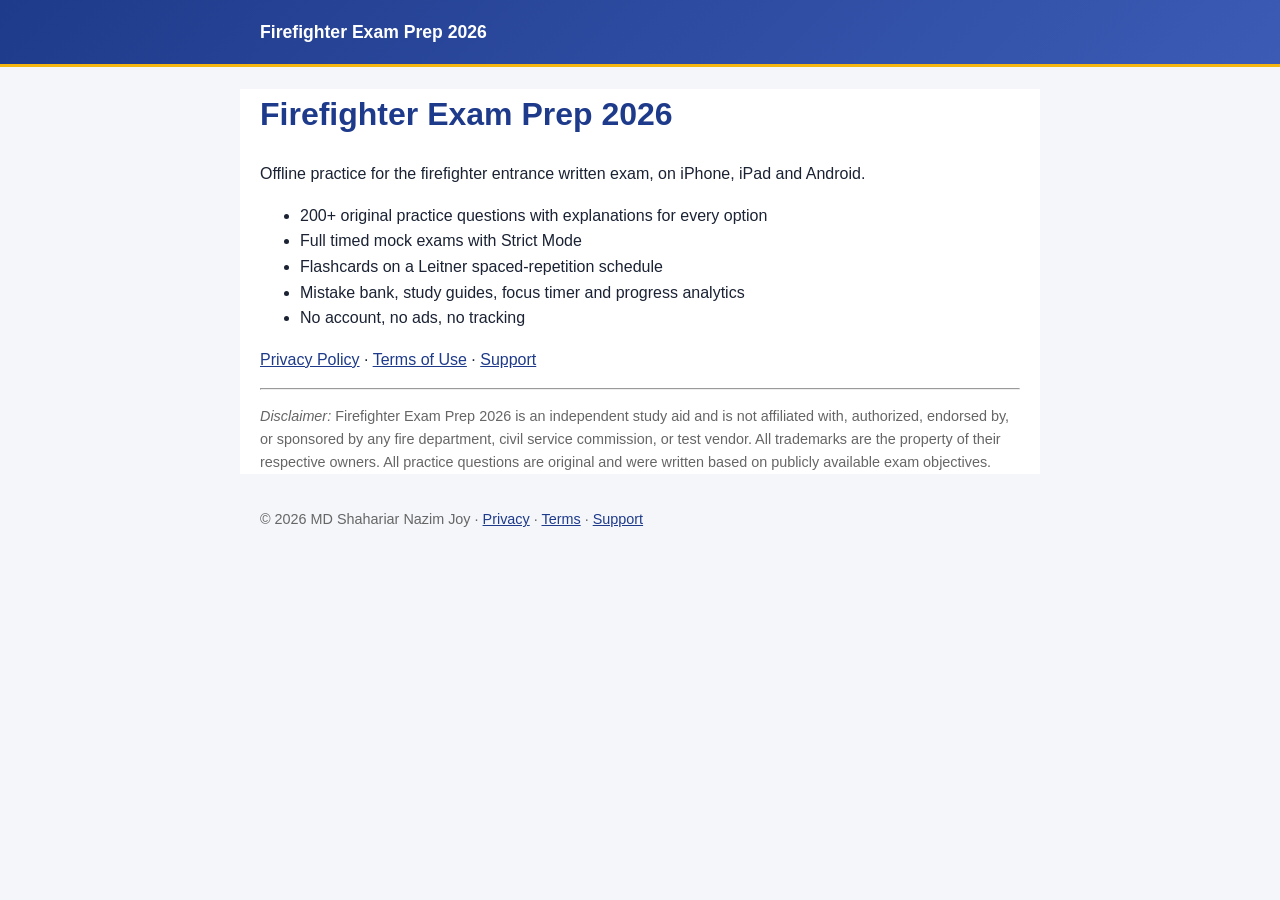
<file: index.html>
<!doctype html>
<html lang="en">
<head>
<meta charset="utf-8">
<meta name="viewport" content="width=device-width,initial-scale=1">
<title>Firefighter Exam Prep 2026 — Firefighter Exam Prep 2026</title>
<meta name="description" content="Firefighter Exam Prep 2026: firefighter written exam prep for iPhone, iPad and Android.">
<link rel="stylesheet" href="style.css">
</head>
<body>
<header><div class="wrap"><a class="brand" href="index.html">Firefighter Exam Prep 2026</a></div></header>
<main class="wrap">
<h1>Firefighter Exam Prep 2026</h1>
<p>Offline practice for the firefighter entrance written exam, on iPhone, iPad and Android.</p>
<ul>
<li>200+ original practice questions with explanations for every option</li>
<li>Full timed mock exams with Strict Mode</li>
<li>Flashcards on a Leitner spaced-repetition schedule</li>
<li>Mistake bank, study guides, focus timer and progress analytics</li>
<li>No account, no ads, no tracking</li>
</ul>
<p><a href="privacy.html">Privacy Policy</a> · <a href="terms.html">Terms of Use</a> · <a href="support.html">Support</a></p>
<hr>
<p class="muted"><em>Disclaimer:</em> Firefighter Exam Prep 2026 is an independent study aid and is not affiliated with, authorized, endorsed by, or sponsored by any fire department, civil service commission, or test vendor. All trademarks are the property of their respective owners. All practice questions are original and were written based on publicly available exam objectives.</p>
</main>
<footer><div class="wrap">© 2026 MD Shahariar Nazim Joy · <a href="privacy.html">Privacy</a> · <a href="terms.html">Terms</a> · <a href="support.html">Support</a></div></footer>
</body>
</html>
</file>
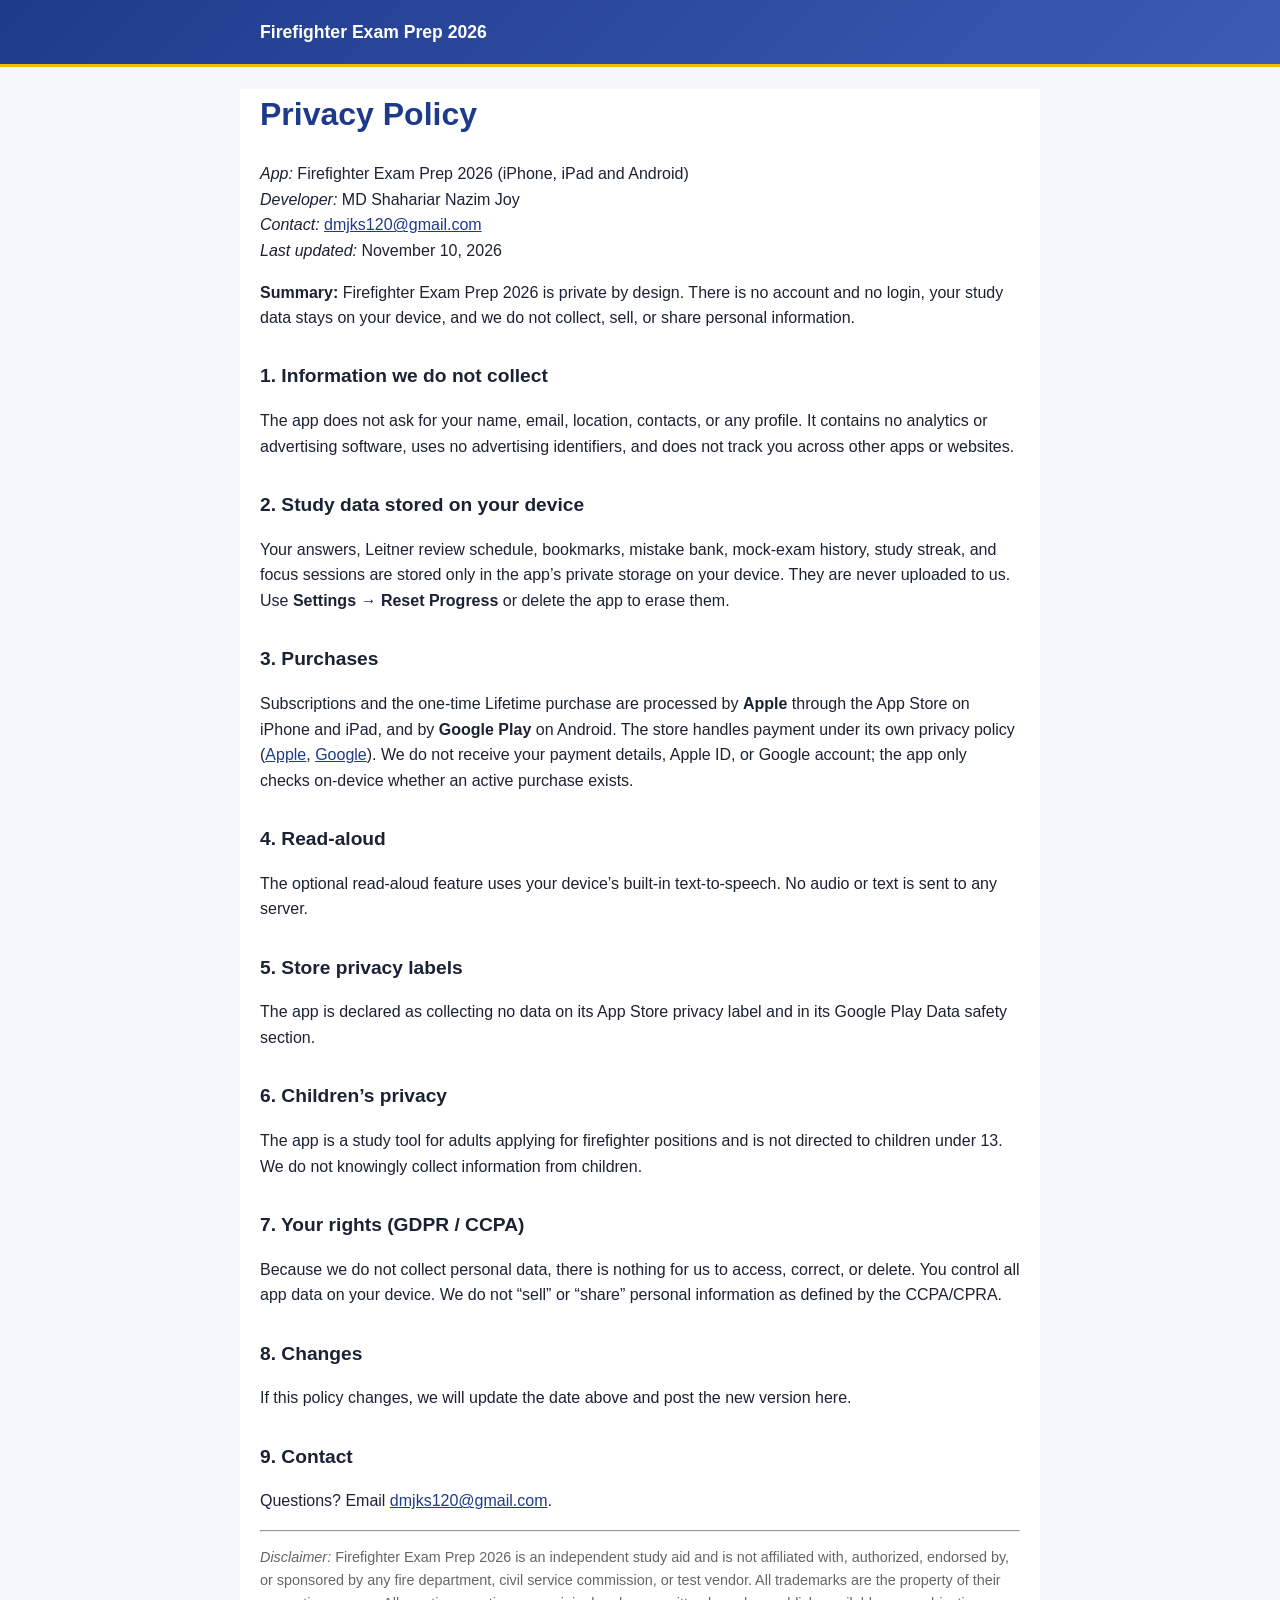
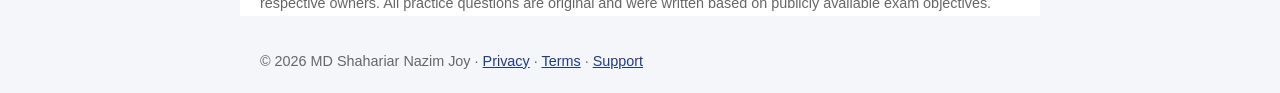
<file: privacy.html>
<!doctype html>
<html lang="en">
<head>
<meta charset="utf-8">
<meta name="viewport" content="width=device-width,initial-scale=1">
<title>Privacy Policy — Firefighter Exam Prep 2026</title>
<meta name="description" content="Privacy Policy for Firefighter Exam Prep 2026. No personal data is collected.">
<link rel="stylesheet" href="style.css">
</head>
<body>
<header><div class="wrap"><a class="brand" href="index.html">Firefighter Exam Prep 2026</a></div></header>
<main class="wrap">
<h1>Privacy Policy</h1>
<p><em>App:</em> Firefighter Exam Prep 2026 (iPhone, iPad and Android)<br><em>Developer:</em> MD Shahariar Nazim Joy<br><em>Contact:</em> <a href="mailto:dmjks120@gmail.com">dmjks120@gmail.com</a><br><em>Last updated:</em> November 10, 2026</p>
<p><strong>Summary:</strong> Firefighter Exam Prep 2026 is private by design. There is no account and no login, your study data stays on your device, and we do not collect, sell, or share personal information.</p>
<h2>1. Information we do not collect</h2>
<p>The app does not ask for your name, email, location, contacts, or any profile. It contains no analytics or advertising software, uses no advertising identifiers, and does not track you across other apps or websites.</p>
<h2>2. Study data stored on your device</h2>
<p>Your answers, Leitner review schedule, bookmarks, mistake bank, mock-exam history, study streak, and focus sessions are stored only in the app&rsquo;s private storage on your device. They are never uploaded to us. Use <strong>Settings &rarr; Reset Progress</strong> or delete the app to erase them.</p>
<h2>3. Purchases</h2>
<p>Subscriptions and the one-time Lifetime purchase are processed by <strong>Apple</strong> through the App Store on iPhone and iPad, and by <strong>Google Play</strong> on Android. The store handles payment under its own privacy policy (<a href="https://www.apple.com/legal/privacy/">Apple</a>, <a href="https://policies.google.com/privacy">Google</a>). We do not receive your payment details, Apple ID, or Google account; the app only checks on-device whether an active purchase exists.</p>
<h2>4. Read-aloud</h2>
<p>The optional read-aloud feature uses your device&rsquo;s built-in text-to-speech. No audio or text is sent to any server.</p>
<h2>5. Store privacy labels</h2>
<p>The app is declared as collecting no data on its App Store privacy label and in its Google Play Data safety section.</p>
<h2>6. Children&rsquo;s privacy</h2>
<p>The app is a study tool for adults applying for firefighter positions and is not directed to children under 13. We do not knowingly collect information from children.</p>
<h2>7. Your rights (GDPR / CCPA)</h2>
<p>Because we do not collect personal data, there is nothing for us to access, correct, or delete. You control all app data on your device. We do not &ldquo;sell&rdquo; or &ldquo;share&rdquo; personal information as defined by the CCPA/CPRA.</p>
<h2>8. Changes</h2>
<p>If this policy changes, we will update the date above and post the new version here.</p>
<h2>9. Contact</h2>
<p>Questions? Email <a href="mailto:dmjks120@gmail.com">dmjks120@gmail.com</a>.</p>
<hr>
<p class="muted"><em>Disclaimer:</em> Firefighter Exam Prep 2026 is an independent study aid and is not affiliated with, authorized, endorsed by, or sponsored by any fire department, civil service commission, or test vendor. All trademarks are the property of their respective owners. All practice questions are original and were written based on publicly available exam objectives.</p>
</main>
<footer><div class="wrap">© 2026 MD Shahariar Nazim Joy · <a href="privacy.html">Privacy</a> · <a href="terms.html">Terms</a> · <a href="support.html">Support</a></div></footer>
</body>
</html>
</file>
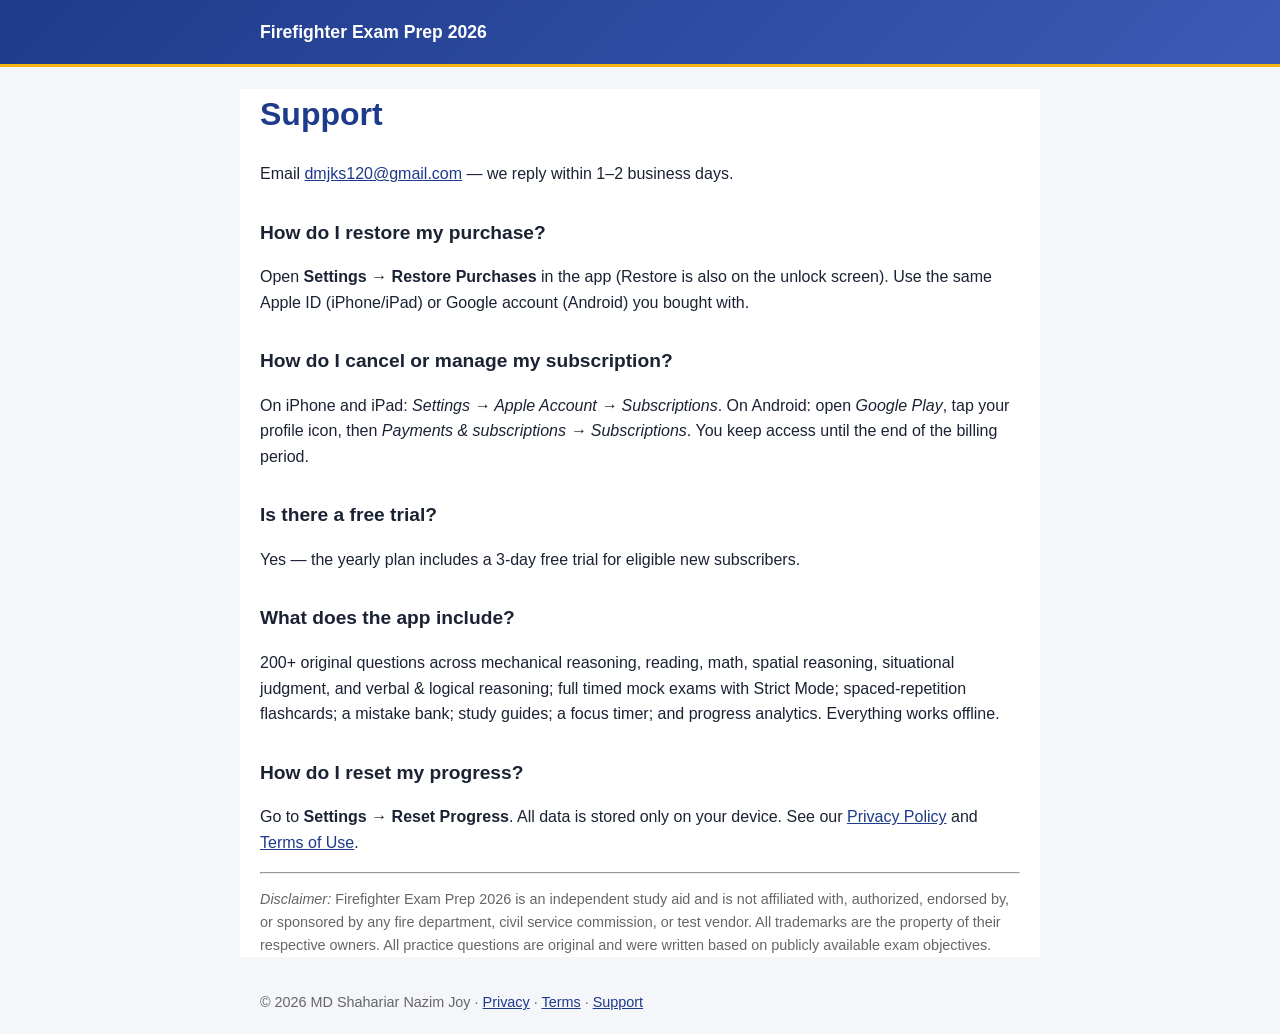
<file: support.html>
<!doctype html>
<html lang="en">
<head>
<meta charset="utf-8">
<meta name="viewport" content="width=device-width,initial-scale=1">
<title>Support — Firefighter Exam Prep 2026</title>
<meta name="description" content="Support and FAQ for Firefighter Exam Prep 2026.">
<link rel="stylesheet" href="style.css">
</head>
<body>
<header><div class="wrap"><a class="brand" href="index.html">Firefighter Exam Prep 2026</a></div></header>
<main class="wrap">
<h1>Support</h1>
<p>Email <a href="mailto:dmjks120@gmail.com">dmjks120@gmail.com</a> — we reply within 1–2 business days.</p>
<h2>How do I restore my purchase?</h2>
<p>Open <strong>Settings &rarr; Restore Purchases</strong> in the app (Restore is also on the unlock screen). Use the same Apple ID (iPhone/iPad) or Google account (Android) you bought with.</p>
<h2>How do I cancel or manage my subscription?</h2>
<p>On iPhone and iPad: <em>Settings &rarr; Apple Account &rarr; Subscriptions</em>. On Android: open <em>Google Play</em>, tap your profile icon, then <em>Payments &amp; subscriptions &rarr; Subscriptions</em>. You keep access until the end of the billing period.</p>
<h2>Is there a free trial?</h2>
<p>Yes — the yearly plan includes a 3-day free trial for eligible new subscribers.</p>
<h2>What does the app include?</h2>
<p>200+ original questions across mechanical reasoning, reading, math, spatial reasoning, situational judgment, and verbal &amp; logical reasoning; full timed mock exams with Strict Mode; spaced-repetition flashcards; a mistake bank; study guides; a focus timer; and progress analytics. Everything works offline.</p>
<h2>How do I reset my progress?</h2>
<p>Go to <strong>Settings &rarr; Reset Progress</strong>. All data is stored only on your device. See our <a href="privacy.html">Privacy Policy</a> and <a href="terms.html">Terms of Use</a>.</p>
<hr>
<p class="muted"><em>Disclaimer:</em> Firefighter Exam Prep 2026 is an independent study aid and is not affiliated with, authorized, endorsed by, or sponsored by any fire department, civil service commission, or test vendor. All trademarks are the property of their respective owners. All practice questions are original and were written based on publicly available exam objectives.</p>
</main>
<footer><div class="wrap">© 2026 MD Shahariar Nazim Joy · <a href="privacy.html">Privacy</a> · <a href="terms.html">Terms</a> · <a href="support.html">Support</a></div></footer>
</body>
</html>
</file>
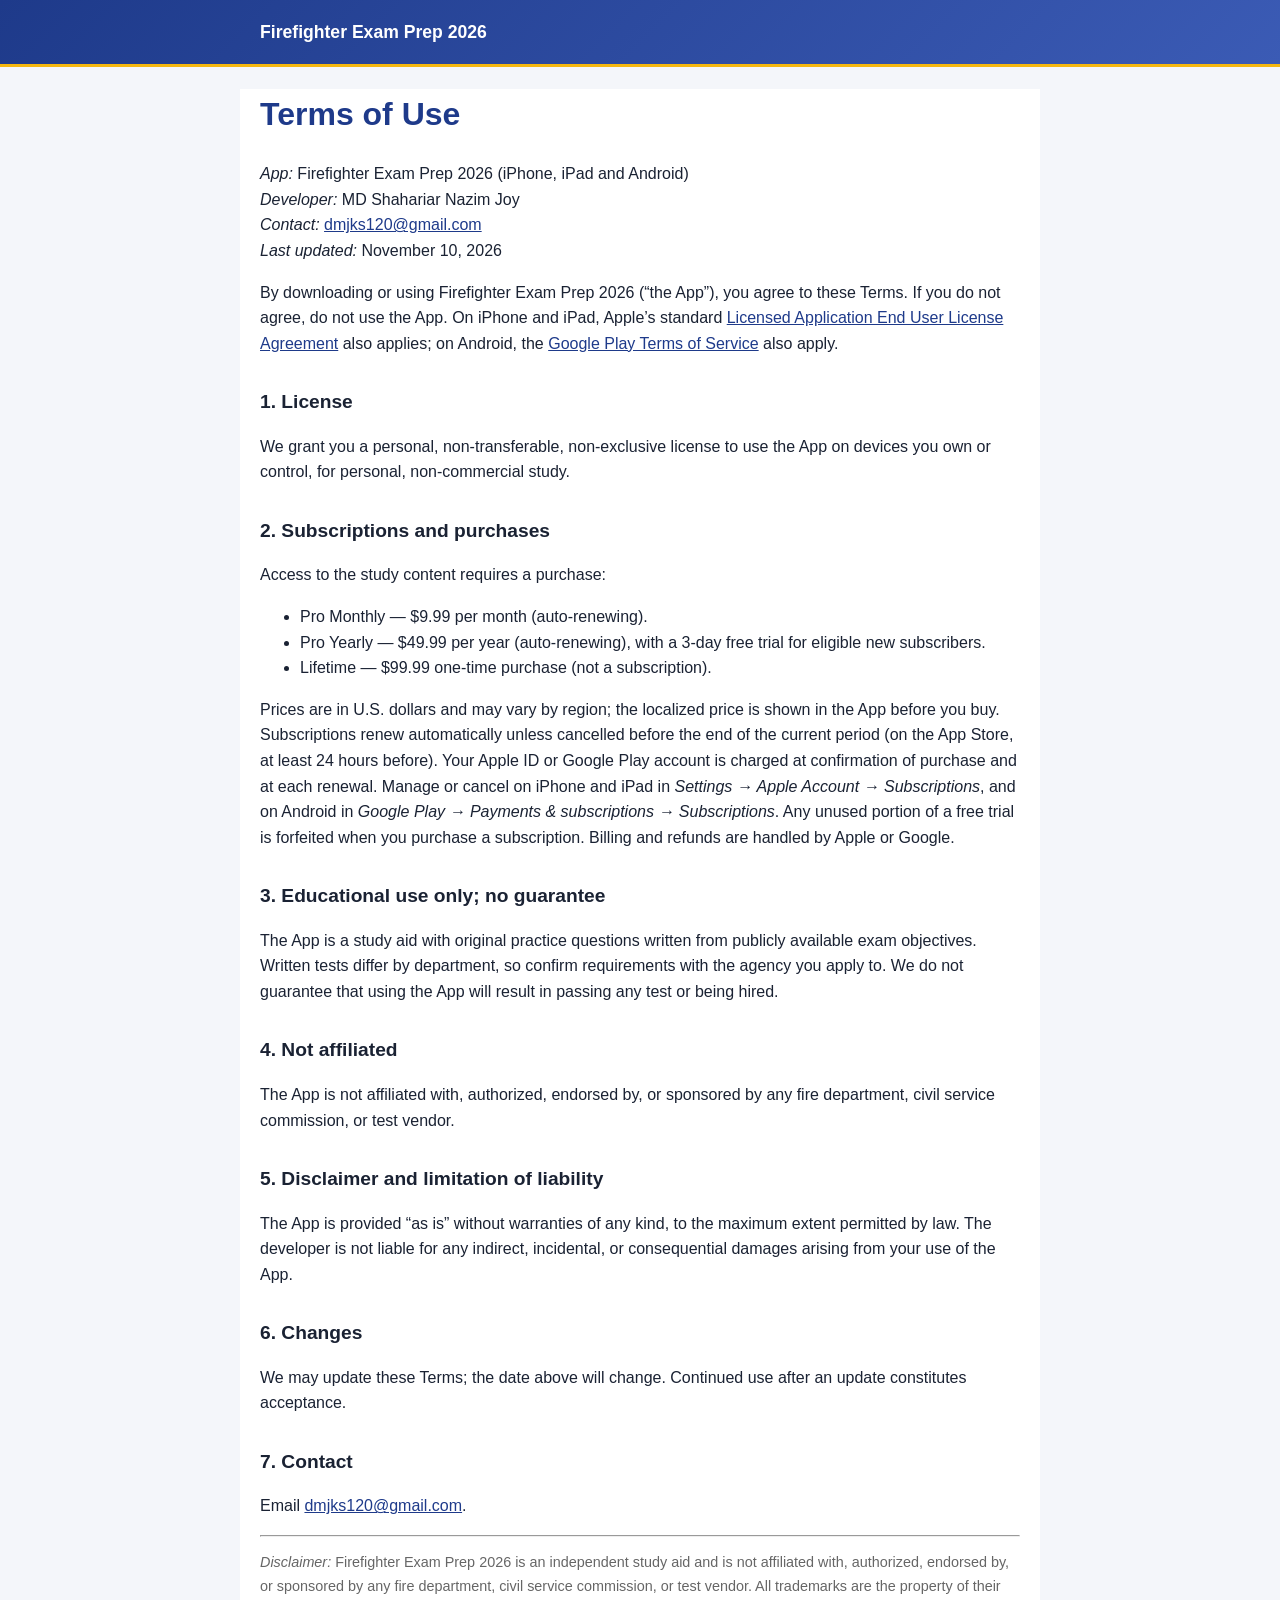
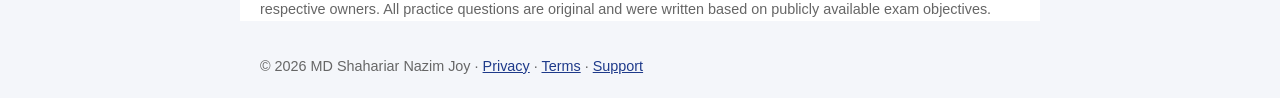
<file: terms.html>
<!doctype html>
<html lang="en">
<head>
<meta charset="utf-8">
<meta name="viewport" content="width=device-width,initial-scale=1">
<title>Terms of Use — Firefighter Exam Prep 2026</title>
<meta name="description" content="Terms of Use for Firefighter Exam Prep 2026.">
<link rel="stylesheet" href="style.css">
</head>
<body>
<header><div class="wrap"><a class="brand" href="index.html">Firefighter Exam Prep 2026</a></div></header>
<main class="wrap">
<h1>Terms of Use</h1>
<p><em>App:</em> Firefighter Exam Prep 2026 (iPhone, iPad and Android)<br><em>Developer:</em> MD Shahariar Nazim Joy<br><em>Contact:</em> <a href="mailto:dmjks120@gmail.com">dmjks120@gmail.com</a><br><em>Last updated:</em> November 10, 2026</p>
<p>By downloading or using Firefighter Exam Prep 2026 (&ldquo;the App&rdquo;), you agree to these Terms. If you do not agree, do not use the App. On iPhone and iPad, Apple&rsquo;s standard <a href="https://www.apple.com/legal/internet-services/itunes/dev/stdeula/">Licensed Application End User License Agreement</a> also applies; on Android, the <a href="https://play.google.com/about/play-terms/">Google Play Terms of Service</a> also apply.</p>
<h2>1. License</h2>
<p>We grant you a personal, non-transferable, non-exclusive license to use the App on devices you own or control, for personal, non-commercial study.</p>
<h2>2. Subscriptions and purchases</h2>
<p>Access to the study content requires a purchase:</p>
<ul>
<li>Pro Monthly — $9.99 per month (auto-renewing).</li>
<li>Pro Yearly — $49.99 per year (auto-renewing), with a 3-day free trial for eligible new subscribers.</li>
<li>Lifetime — $99.99 one-time purchase (not a subscription).</li>
</ul>
<p>Prices are in U.S. dollars and may vary by region; the localized price is shown in the App before you buy. Subscriptions renew automatically unless cancelled before the end of the current period (on the App Store, at least 24 hours before). Your Apple ID or Google Play account is charged at confirmation of purchase and at each renewal. Manage or cancel on iPhone and iPad in <em>Settings &rarr; Apple Account &rarr; Subscriptions</em>, and on Android in <em>Google Play &rarr; Payments &amp; subscriptions &rarr; Subscriptions</em>. Any unused portion of a free trial is forfeited when you purchase a subscription. Billing and refunds are handled by Apple or Google.</p>
<h2>3. Educational use only; no guarantee</h2>
<p>The App is a study aid with original practice questions written from publicly available exam objectives. Written tests differ by department, so confirm requirements with the agency you apply to. We do not guarantee that using the App will result in passing any test or being hired.</p>
<h2>4. Not affiliated</h2>
<p>The App is not affiliated with, authorized, endorsed by, or sponsored by any fire department, civil service commission, or test vendor.</p>
<h2>5. Disclaimer and limitation of liability</h2>
<p>The App is provided &ldquo;as is&rdquo; without warranties of any kind, to the maximum extent permitted by law. The developer is not liable for any indirect, incidental, or consequential damages arising from your use of the App.</p>
<h2>6. Changes</h2>
<p>We may update these Terms; the date above will change. Continued use after an update constitutes acceptance.</p>
<h2>7. Contact</h2>
<p>Email <a href="mailto:dmjks120@gmail.com">dmjks120@gmail.com</a>.</p>
<hr>
<p class="muted"><em>Disclaimer:</em> Firefighter Exam Prep 2026 is an independent study aid and is not affiliated with, authorized, endorsed by, or sponsored by any fire department, civil service commission, or test vendor. All trademarks are the property of their respective owners. All practice questions are original and were written based on publicly available exam objectives.</p>
</main>
<footer><div class="wrap">© 2026 MD Shahariar Nazim Joy · <a href="privacy.html">Privacy</a> · <a href="terms.html">Terms</a> · <a href="support.html">Support</a></div></footer>
</body>
</html>
</file>
<file: style.css>
body{margin:0;font-family:-apple-system,BlinkMacSystemFont,"Segoe UI",Roboto,Arial,sans-serif;line-height:1.6;color:#1a2233;background:#f4f6fa}
.wrap{max-width:760px;margin:0 auto;padding:0 20px}
header{background:linear-gradient(135deg,#1E3A8A,#3B5BB5);color:#fff;padding:18px 0;border-bottom:3px solid #F5B70F}
header a.brand{color:#fff;font-weight:700;text-decoration:none;font-size:1.1em}
main{padding:24px 20px 40px;background:#fff}
h1{color:#1E3A8A}h2{margin-top:1.6em;font-size:1.2em}
a{color:#1E3A8A}.muted{font-size:.9em;color:#666}
footer{padding:20px 0;font-size:.9em;color:#666}
</file>
